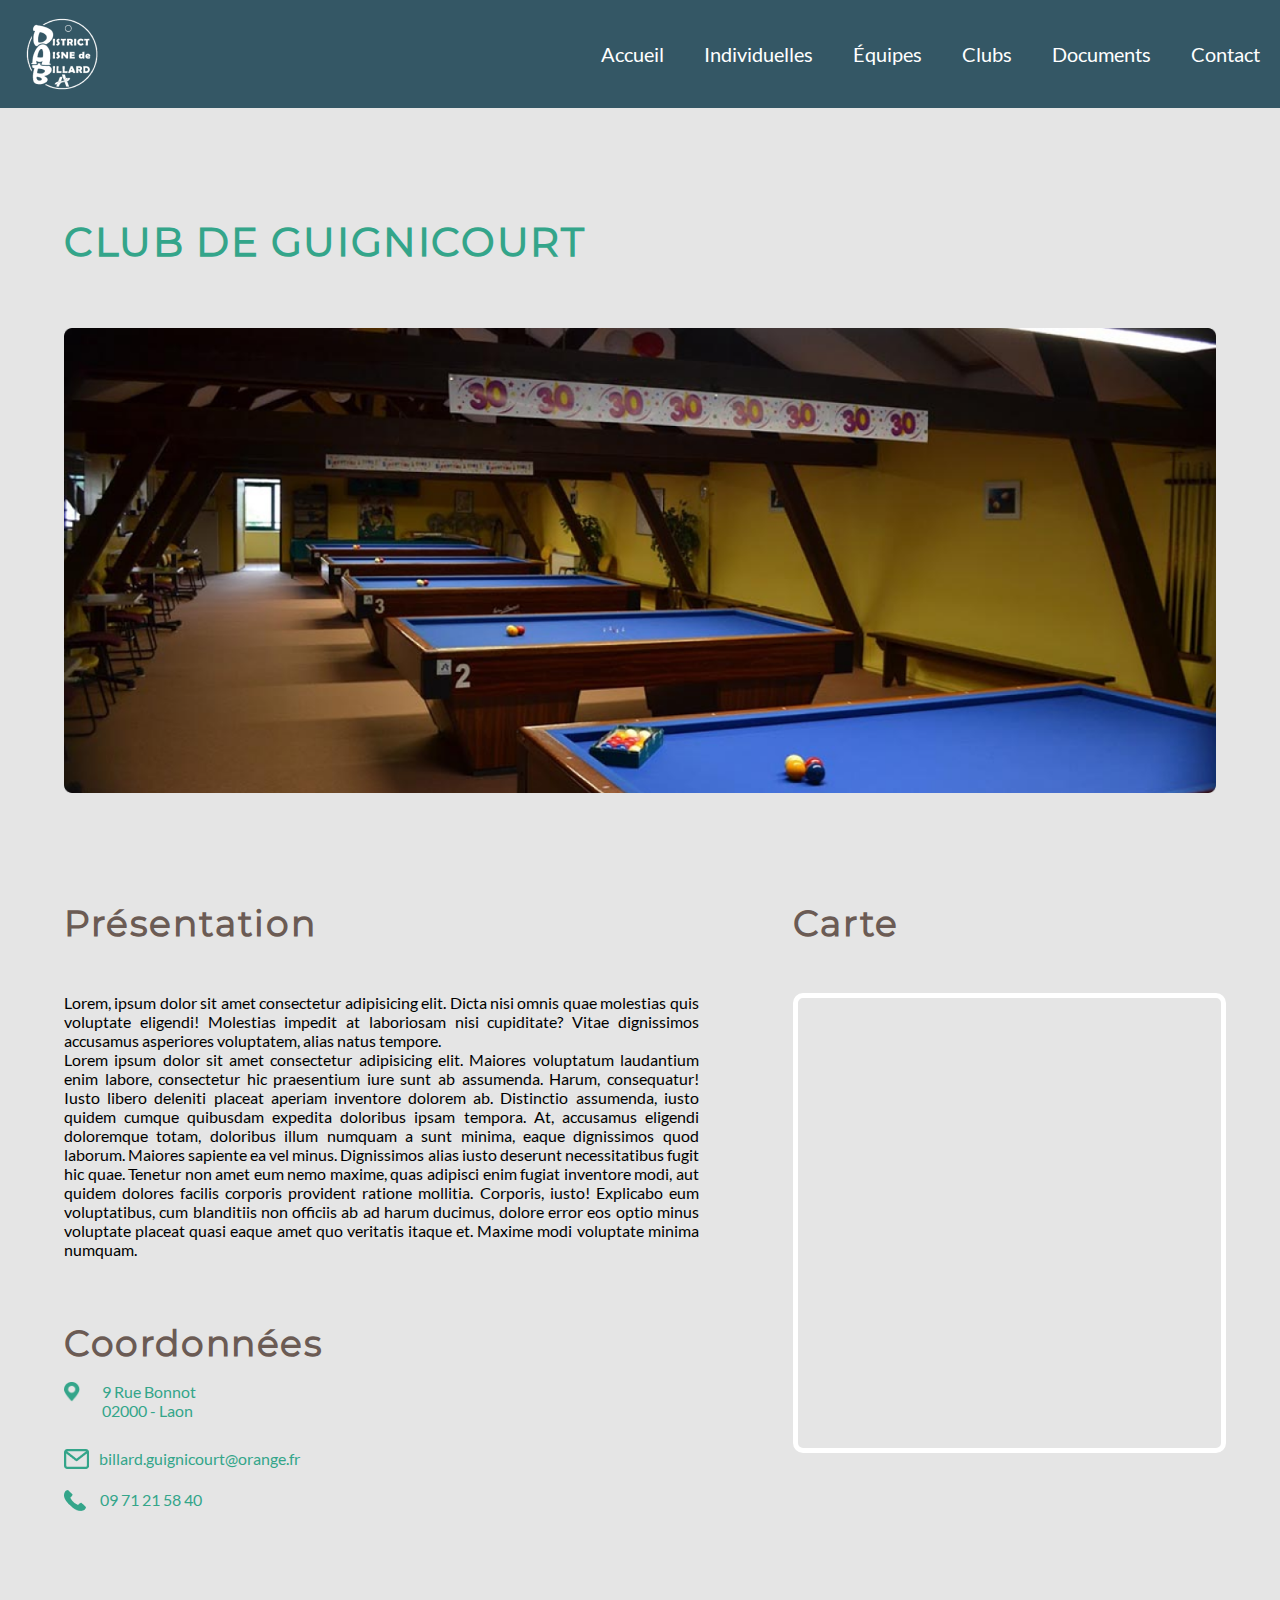
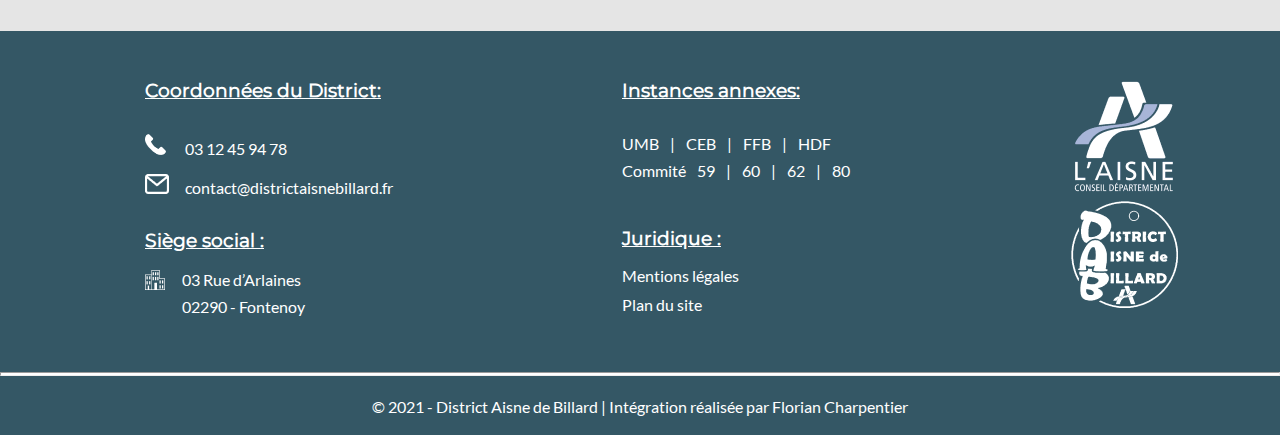
<file: Eval_CSS/index.html>
<!DOCTYPE html>
<html lang="zxx">

<head>
    <meta charset="UTF-8">
    <meta http-equiv="X-UA-Compatible" content="IE=edge">
    <meta name="viewport" content="width=device-width, initial-scale=1.0">
    <meta name="description"
        content="Bienvenue sur le site du District Aisne de Billard, vous y trouverez toutes les infos sur les matchs, les compétitions, les clubs et l'actualité autour du billard.">
    <title>District Aisne de Billard</title>
    <link rel="shortcut icon" href="./src/img/dab_1.png" type="image/png">
    <link rel="stylesheet" href="./webfiles/css/style.css">
</head>

<body>
    <!-- Début du header -->
    <header>
        <div>
            <img src="./src/img/dab_1.png" alt="Illustration représentant le logo du District Aisne de Billard">
            <nav>
                <ul>
                    <li><a href="#" title="Retourner à la page d'accueil">Accueil</a></li>
                    <li><a href="#solo" title="Ouvrir la page des individuelles">Individuelles</a></li>
                    <li><a href="#teams" title="Ouvrir la page des équipes">Équipes</a></li>
                    <li><a href="#clubs" title="Ouvrir la page des clubs">Clubs</a></li>
                    <li><a href="#docs" title="Ouvrir la page des documents">Documents</a></li>
                    <li><a href="#contact" title="Voir les moyens de contact">Contact</a></li>
                </ul>
            </nav>
            <button id="burger"></button>
        </div>
    </header>
    <!-- Fin du header -->
    <main>
        <h1>club de guignicourt</h1>
        <img src="./src/img/photo.png" alt="photo des tables de billard du Discrict Aisne de Billard">
        <div>
            <div>
                <h2>Présentation</h2>
                <p>
                    Lorem, ipsum dolor sit amet consectetur adipisicing elit. Dicta nisi omnis quae molestias quis
                    voluptate eligendi! Molestias impedit at laboriosam nisi cupiditate? Vitae dignissimos accusamus
                    asperiores voluptatem, alias natus tempore.
                </p>
                <p>
                    Lorem ipsum dolor sit amet consectetur adipisicing elit. Maiores voluptatum laudantium enim labore,
                    consectetur hic praesentium iure sunt ab assumenda. Harum, consequatur! Iusto libero deleniti
                    placeat aperiam inventore dolorem ab.
                    Distinctio assumenda, iusto quidem cumque quibusdam expedita doloribus ipsam tempora. At, accusamus
                    eligendi doloremque totam, doloribus illum numquam a sunt minima, eaque dignissimos quod laborum.
                    Maiores sapiente ea vel minus.
                    Dignissimos alias iusto deserunt necessitatibus fugit hic quae. Tenetur non amet eum nemo maxime,
                    quas adipisci enim fugiat inventore modi, aut quidem dolores facilis corporis provident ratione
                    mollitia. Corporis, iusto!
                    Explicabo eum voluptatibus, cum blanditiis non officiis ab ad harum ducimus, dolore error eos optio
                    minus voluptate placeat quasi eaque amet quo veritatis itaque et. Maxime modi voluptate minima
                    numquam.
                </p>
                <h2 id="contact">Coordonnées</h2>
                <address>
                    <div>
                        <img src="./src/img/Vector.png" alt="Icone représentant le marqueur de Google Maps" id="icon1">
                        <div>
                            <p>9&nbsp;Rue&nbsp;Bonnot</p>
                            <p>02000&nbsp;-&nbsp;Laon</p>
                        </div>
                    </div>
                    <div class="flex">
                        <img src="./src/img/Vector2.png" alt="Icone représentant une enveloppe" id="icon2">
                        <a href="mailto:billard.guignicourt@orange.fr"
                            title="Lien pour ouvrir votre messagerie et nous envoyer un email">billard.guignicourt@orange.fr</a>
                    </div>
                    <div class="flex">
                        <img src="./src/img/Vector3.png" alt="Icone représentant un téléphone" id="icon3">
                        <a href="tel:+33971215840" title="Lien pour nous appelez">09 71 21 58 40</a>
                    </div>
                </address>
            </div>
            <div id="mapContainer">
                <h2>Carte</h2>
                <iframe
                    src="https://www.google.com/maps/embed?pb=!1m18!1m12!1m3!1d2587.5153325528386!2d3.6246235514339236!3d49.56916745824871!2m3!1f0!2f0!3f0!3m2!1i1024!2i768!4f13.1!3m3!1m2!1s0x47e84b468a1589d1%3A0x6ef24b21eec9ae0c!2sBillard%20Club%20de%20Laon!5e0!3m2!1sfr!2sfr!4v1678266945405!5m2!1sfr!2sfr"
                    allowfullscreen="" loading="lazy" referrerpolicy="no-referrer-when-downgrade" id="map"></iframe>
            </div>
        </div>
    </main>
    <footer>
        <div>
            <section>
                <h3>Coordonnées du District:</h3>
                <address>
                    <div>
                        <img src="./src/img/Vector4.png" alt="Icone représentant un téléphone" id="icon4">
                        <a href="tel:+33312459478" target="_blank" title="">03 12 45 94 78</a>
                    </div>
                    <div>
                        <img src="./src/img/Vector5.png" alt="Icone représentant une enveloppe" id="icon5">
                        <a href="mailto:contact@districtaisnebillard.fr" target="_blank"
                            title="">contact@districtaisnebillard.fr</a>
                    </div>
                </address>
                <h3>Siège&nbsp;social&nbsp;:</h3>
                <address>
                    <img src="./src/img/Vector6.png" alt="Icone représentant une maison" id="icon6">
                    <div>
                        <p>03&nbsp;Rue&nbsp;d’Arlaines</p>
                        <p>02290&nbsp;-&nbsp;Fontenoy</p>
                    </div>
                </address>
            </section>
            <section>
                    <div>
                        <h3>Instances annexes:</h3>
                        <p>
                            <a href="https://www.umb-carom.org/cm.aspx?id=312" target="_blank"
                                title="Lien redirigeant vers le site de l'Union Mondiale de Billard"
                                id="firstInstance">UMB</a>&nbsp;|&nbsp;<a href="https://www.eurobillard.org/" target="_blank"
                                title="Lien redirigeant vers le site de la Confédération Européenne de Billard">CEB</a>&nbsp;|&nbsp;<a
                                href="https://www.ffbillard.com/" target="_blank"
                                title="Lien redirigeant vers le site de la Fédération Française de Billard">FFB</a>&nbsp;|&nbsp;<a
                                href="https://www.hdf-billard.fr/" target="_blank"
                                title="Lien redirigeant vers le site de la Ligue de Billard des Hauts de France">HDF</a>
                        </p>
                        <p>
                            Commité <a href="https://www.hdf-billard.fr/" target="_blank"
                                title="Lien redirigeant vers le site de la Ligue de Billard des Hauts de France">59</a>&nbsp;|&nbsp;<a
                                href="http://comite-oise-de-billard.e-monsite.com/" target="_blank"
                                title="Lien redirigeant vers le site du Comité de Billard de L'Oise">60</a>&nbsp;|&nbsp;<a
                                href="https://www.hdf-billard.fr/" target="_blank"
                                title="Lien redirigeant vers le site de la Ligue de Billard des Hauts de France">62</a>&nbsp;|&nbsp;<a
                                href="https://somme-billard.fr/" target="_blank"
                                title="Lien redirigeant vers le site du Comité de Billard de La Somme">80</a>
                        </p>
                        <h3>Juridique :</h3>
                        <div class="flexColumn">
                            <a href="./mentions_legales.html" title="Lien redirigeant vers la page de nos mentions légales"
                                class="juridique">Mentions légales</a>
                            <a href="./sitemap.html" title="Lien redirigeant vers la page du plan du site"
                                class="juridique">Plan du site</a>
                        </div>
                    </div>
                    <div class="flexColumn" id="footerLogos">
                        <img src="./src/img/aisne_1.png"
                            alt="Illustration représentant le logo du Conseil Départemental de l'Aisne">
                        <img src="./src/img/dab1_footer.png" alt="Illustration représentant le logo du District Aisne de Billard">
                    </div>
            </section>
        </div>
        <hr>
        <div>
            <p id="copyrights">
                &#169; 2021&nbsp;-&nbsp;District Aisne de Billard | Intégration réalisée par Florian Charpentier
            </p>
        </div>
    </footer>
</body>

</html>
</file>
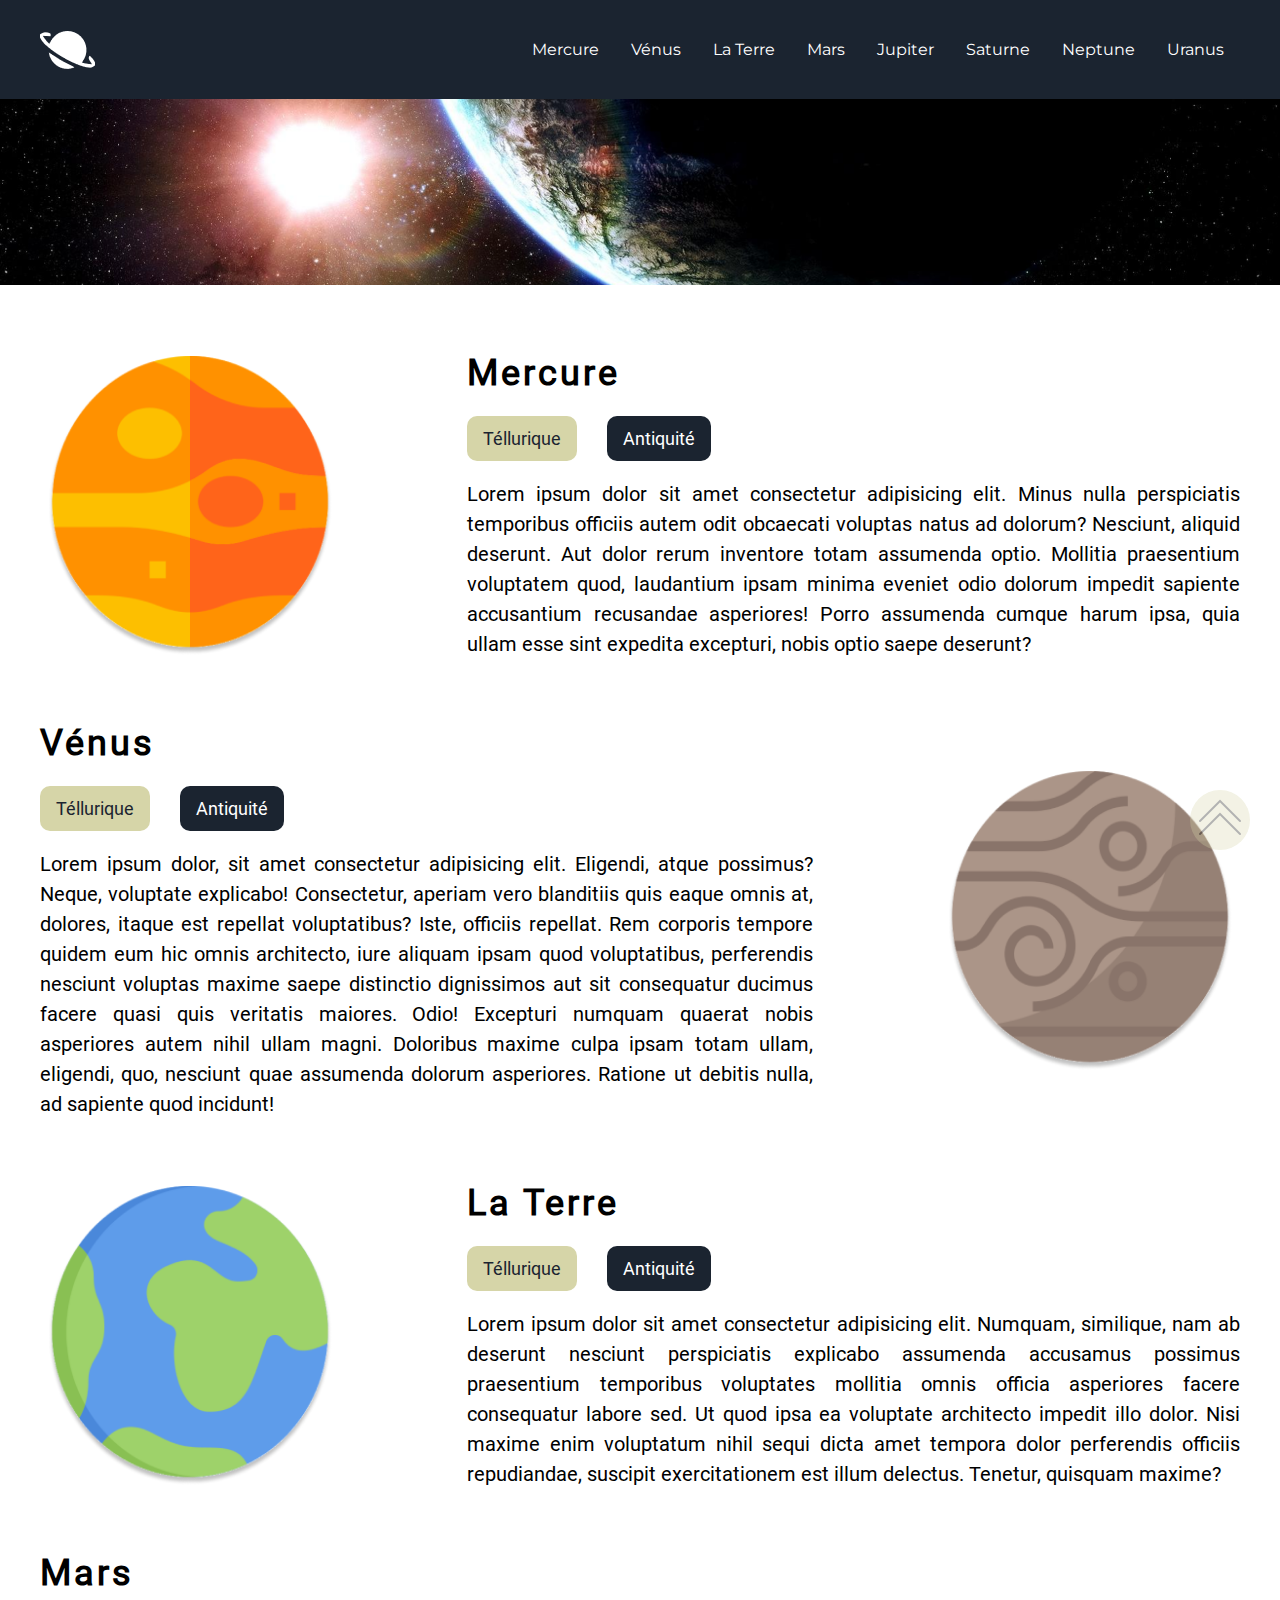
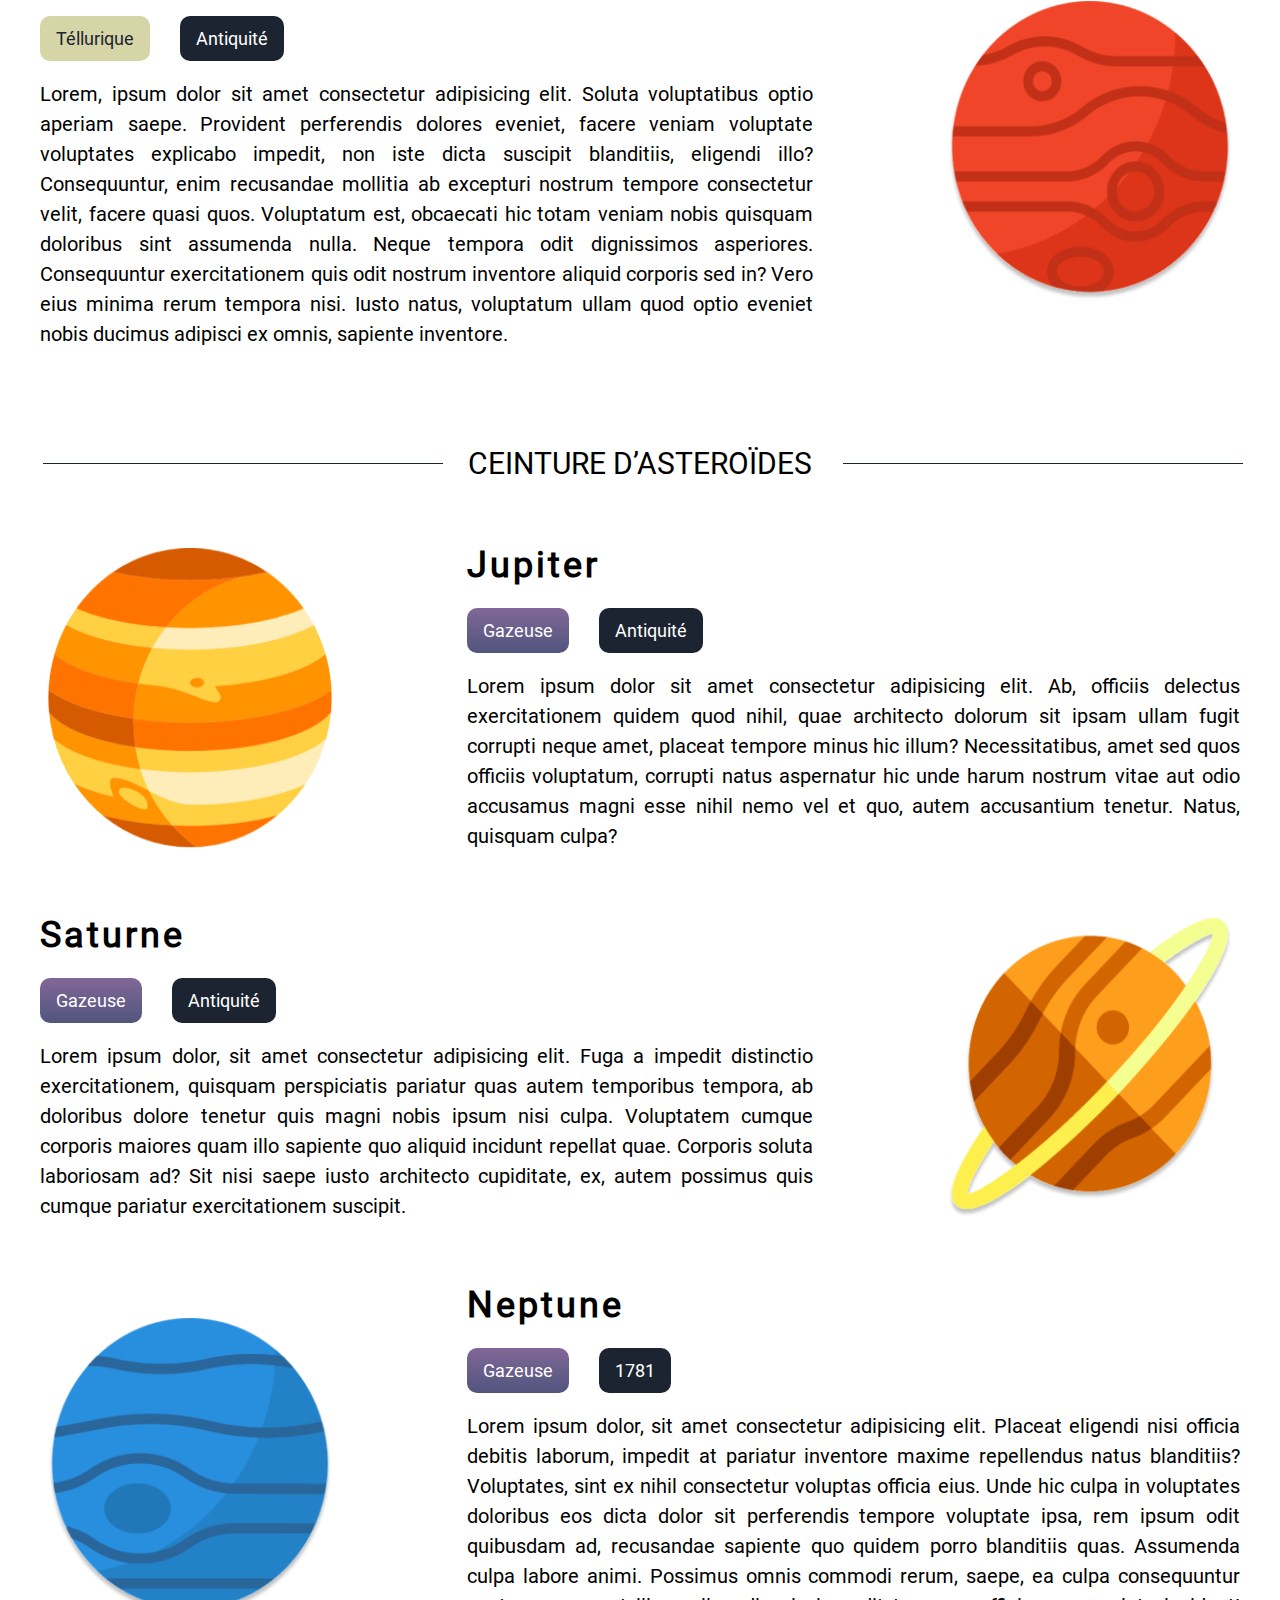
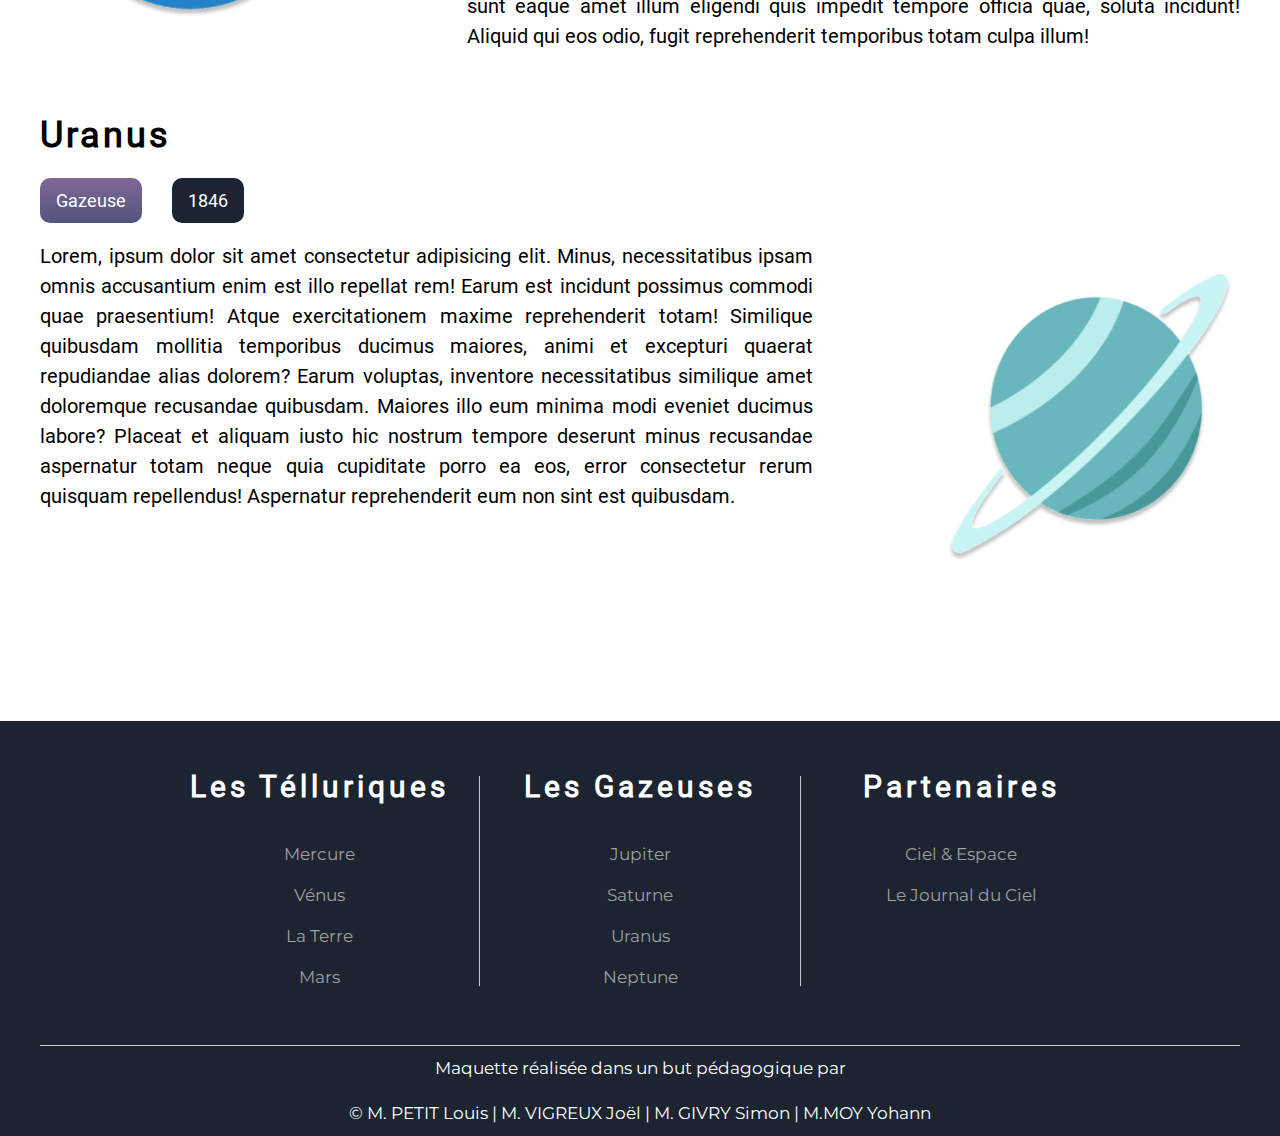
<file: les-planetes/index.html>
<!DOCTYPE html>
<html lang="zxx">

<head>
    <meta charset="UTF-8">
    <meta http-equiv="X-UA-Compatible" content="IE=edge">
    <meta name="viewport" content="width=device-width, initial-scale=1.0">
    <meta name="description"
        content="Petite description des planétes composant notre système solaire, avec leur nom, leur type, la période">
    <title>Le Système Solaire</title>
    <link rel="shortcut icon" href="./src/images/Vectorlogo.png" type="image/png">
    <link rel="stylesheet" href="./webfiles/styles/css/style.css">
</head>

<body>
    <header>
        <div>
            <!-- Logo image -->
            <img src="./src/images/Vectorlogo.png" alt="Illustration représentant une planéte entourée d'un anneau">
            <!-- Navbar start -->
            <nav>
                <ul>
                    <li><a href="#mercure" title="Aller au paragraphe sur la planéte Mercure">Mercure</a></li>
                    <li><a href="#venus" title="Aller au paragraphe sur la planéte Vénus">Vénus</a></li>
                    <li><a href="#earth" title="Aller au paragraphe sur la planéte Terre">La Terre</a></li>
                    <li><a href="#mars" title="Aller au paragraphe sur la planéte Mars">Mars</a></li>
                    <li><a href="#jupiter" title="Aller au paragraphe sur la planéte Jupiter">Jupiter</a></li>
                    <li><a href="#saturn" title="Aller au paragraphe sur la planéte Saturne">Saturne</a></li>
                    <li><a href="#neptun" title="Aller au paragraphe sur la planéte Neptune">Neptune</a></li>
                    <li><a href="#uranus" title="Aller au paragraphe sur la planéte Uranus">Uranus</a></li>
                </ul>
            </nav>
            <!-- Navbar end -->

            <!-- Hamburger Menu -->
            <button id="hmenu"></button>
            <!-- Hamburger Menu end -->
            
        </div>
        <img id="bg" src="./src/images/bg_header.png" alt="Vue de la Terre depuis l'espace">
    </header>
    <main>
        <div class="main">

            <!-- Mercure paragraphe start -->
            <div class="left">
                <img src="./src/images/mercure.png" alt="image représentant Mercure">
                <div>
                    <h2 id="mercure">Mercure</h2>
                    <div class="buttons">
                        <span class="typeT">Téllurique</span><span class="discover">Antiquité</span>
                    </div>
                    <p>Lorem ipsum dolor sit amet consectetur adipisicing elit. Minus nulla perspiciatis temporibus
                        officiis autem odit obcaecati voluptas natus ad dolorum? Nesciunt, aliquid deserunt. Aut dolor
                        rerum inventore totam assumenda optio.
                        Mollitia praesentium voluptatem quod, laudantium ipsam minima eveniet odio dolorum impedit
                        sapiente accusantium recusandae asperiores! Porro assumenda cumque harum ipsa, quia ullam esse
                        sint expedita excepturi, nobis optio saepe deserunt?</p>
                </div>
            </div>
            <!-- Mercure paragraphe end -->

            <!-- Venus paragraphe start -->
            <div class="right">
                <img src="./src/images/venus.png" alt="Image représentant Vénus">
                <div>
                    <h2 id="venus">Vénus</h2>
                    <div class="buttons">
                        <span class="typeT">Téllurique</span><span class="discover">Antiquité</span>
                    </div>
                    <p>Lorem ipsum dolor, sit amet consectetur adipisicing elit. Eligendi, atque possimus? Neque,
                        voluptate explicabo! Consectetur, aperiam vero blanditiis quis eaque omnis at, dolores, itaque
                        est repellat voluptatibus? Iste, officiis repellat.
                        Rem corporis tempore quidem eum hic omnis architecto, iure aliquam ipsam quod voluptatibus,
                        perferendis nesciunt voluptas maxime saepe distinctio dignissimos aut sit consequatur ducimus
                        facere quasi quis veritatis maiores. Odio!
                        Excepturi numquam quaerat nobis asperiores autem nihil ullam magni. Doloribus maxime culpa ipsam
                        totam ullam, eligendi, quo, nesciunt quae assumenda dolorum asperiores. Ratione ut debitis
                        nulla, ad sapiente quod incidunt!</p>
                </div>
            </div>
            <!-- Venus paragraphe end -->

            <!-- Earth paragraphe start -->
            <div class="left">
                <img src="./src/images/earth.png" alt="Image représentant La Terre">
                <div>
                    <h2 id="earth">La Terre</h2>
                    <div class="buttons">
                        <span class="typeT">Téllurique</span><span class="discover">Antiquité</span>
                    </div>
                    <p>Lorem ipsum dolor sit amet consectetur adipisicing elit. Numquam, similique, nam ab deserunt
                        nesciunt perspiciatis explicabo assumenda accusamus possimus praesentium temporibus voluptates
                        mollitia omnis officia asperiores facere consequatur labore sed.
                        Ut quod ipsa ea voluptate architecto impedit illo dolor. Nisi maxime enim voluptatum nihil sequi
                        dicta amet tempora dolor perferendis officiis repudiandae, suscipit exercitationem est illum
                        delectus. Tenetur, quisquam maxime?</p>
                </div>
            </div>
            <!-- Earth paragraphe end -->

            <!-- Mars paragraphe start -->
            <div class="right">
                <img src="./src/images/mars.png" alt="Image représentant Mars">
                <div>
                    <h2 id="mars">Mars</h2>
                    <div class="buttons">
                        <span class="typeT">Téllurique</span><span class="discover">Antiquité</span>
                    </div>
                    <p>Lorem, ipsum dolor sit amet consectetur adipisicing elit. Soluta voluptatibus optio aperiam
                        saepe. Provident perferendis dolores eveniet, facere veniam voluptate voluptates explicabo
                        impedit, non iste dicta suscipit blanditiis, eligendi illo?
                        Consequuntur, enim recusandae mollitia ab excepturi nostrum tempore consectetur velit, facere
                        quasi quos. Voluptatum est, obcaecati hic totam veniam nobis quisquam doloribus sint assumenda
                        nulla. Neque tempora odit dignissimos asperiores.
                        Consequuntur exercitationem quis odit nostrum inventore aliquid corporis sed in? Vero eius
                        minima rerum tempora nisi. Iusto natus, voluptatum ullam quod optio eveniet nobis ducimus
                        adipisci ex omnis, sapiente inventore.</p>
                </div>
            </div>
            <!-- Mars paragraphe end -->

            <h3>CEINTURE D’ASTEROÏDES</h3>

            <!-- Jupiter paragraphe start -->
            <div class="left">
                <img src="./src/images/jupiter.png" alt="Image représentant Jupiter">
                <div>
                    <h2 id="jupiter">Jupiter</h2>
                    <div class="buttons">
                        <span class="typeG">Gazeuse</span><span class="discover">Antiquité</span>
                    </div>
                    <p>Lorem ipsum dolor sit amet consectetur adipisicing elit. Ab, officiis delectus exercitationem
                        quidem quod nihil, quae architecto dolorum sit ipsam ullam fugit corrupti neque amet, placeat
                        tempore minus hic illum?
                        Necessitatibus, amet sed quos officiis voluptatum, corrupti natus aspernatur hic unde harum
                        nostrum vitae aut odio accusamus magni esse nihil nemo vel et quo, autem accusantium tenetur.
                        Natus, quisquam culpa?</p>
                </div>
            </div>
            <!-- Jupiter paragraphe end -->

            <!-- Saturn paragraphe start -->
            <div class="right">
                <img src="./src/images/saturn.png" alt="Image représentant Saturne">
                <div>
                    <h2 id="saturn">Saturne</h2>
                    <div class="buttons">
                        <span class="typeG">Gazeuse</span><span class="discover">Antiquité</span>
                    </div>
                    <p>Lorem ipsum dolor, sit amet consectetur adipisicing elit. Fuga a impedit distinctio
                        exercitationem, quisquam perspiciatis pariatur quas autem temporibus tempora, ab doloribus
                        dolore tenetur quis magni nobis ipsum nisi culpa.
                        Voluptatem cumque corporis maiores quam illo sapiente quo aliquid incidunt repellat quae.
                        Corporis soluta laboriosam ad? Sit nisi saepe iusto architecto cupiditate, ex, autem possimus
                        quis cumque pariatur exercitationem suscipit.</p>
                </div>
            </div>
            <!-- Saturn paragraphe end -->

            <!-- Neptun paragraphe start -->
            <div class="left">
                <img src="./src/images/neptun.png" alt="Image représentant Neptune">
                <div>
                    <h2 id="neptun">Neptune</h2>
                    <div class="buttons">
                        <span class="typeG">Gazeuse</span><span class="discover">1781</span>
                    </div>
                    <p>Lorem ipsum dolor, sit amet consectetur adipisicing elit. Placeat eligendi nisi officia debitis
                        laborum, impedit at pariatur inventore maxime repellendus natus blanditiis? Voluptates, sint ex
                        nihil consectetur voluptas officia eius.
                        Unde hic culpa in voluptates doloribus eos dicta dolor sit perferendis tempore voluptate ipsa,
                        rem ipsum odit quibusdam ad, recusandae sapiente quo quidem porro blanditiis quas. Assumenda
                        culpa labore animi.
                        Possimus omnis commodi rerum, saepe, ea culpa consequuntur sunt eaque amet illum eligendi quis
                        impedit tempore officia quae, soluta incidunt! Aliquid qui eos odio, fugit reprehenderit
                        temporibus totam culpa illum!</p>
                </div>
            </div>
            <!-- Neptun paragraphe end -->

            <!-- Uranus paragraphe start -->
            <div class="right">
                <img src="./src/images/uranus.png" alt="Image représentant Uranus">
                <div>
                    <h2 id="uranus">Uranus</h2>
                    <div class="buttons">
                        <span class="typeG">Gazeuse</span><span class="discover">1846</span>
                    </div>
                    <p id="lastParagraphe">Lorem, ipsum dolor sit amet consectetur adipisicing elit. Minus,
                        necessitatibus ipsam omnis accusantium enim est illo repellat rem! Earum est incidunt possimus
                        commodi quae praesentium! Atque exercitationem maxime reprehenderit totam!
                        Similique quibusdam mollitia temporibus ducimus maiores, animi et excepturi quaerat repudiandae
                        alias dolorem? Earum voluptas, inventore necessitatibus similique amet doloremque recusandae
                        quibusdam. Maiores illo eum minima modi eveniet ducimus labore?
                        Placeat et aliquam iusto hic nostrum tempore deserunt minus recusandae aspernatur totam neque
                        quia cupiditate porro ea eos, error consectetur rerum quisquam repellendus! Aspernatur
                        reprehenderit eum non sint est quibusdam.</p>
                </div>
            </div>
            <!-- Uranus paragraphe end -->
        </div>
    </main>
    <footer>
        <div id="fullFooter">
            <div id="fleft">
                <!-- Bottom Navigation start -->
                <div>
                    <h4>Les Télluriques</h4>
                    <ul>
                        <li><a href="#mercure" title="Aller au paragraphe sur la planéte Mercure">Mercure</a></li>
                        <li><a href="#venus" title="Aller au paragraphe sur la planéte Vénus">Vénus</a></li>
                        <li><a href="#earth" title="Aller au paragraphe sur la planéte Terre">La Terre</a></li>
                        <li><a href="#mars" title="Aller au paragraphe sur la planéte Mars">Mars</a></li>
                    </ul>
                </div>
                <span class="vLine"></span>
                <div>
                    <h4>Les Gazeuses</h4>
                    <ul>
                        <li><a href="#jupiter" title="Aller au paragraphe sur la planéte Jupiter">Jupiter</a></li>
                        <li><a href="#saturn" title="Aller au paragraphe sur la planéte Saturne">Saturne</a></li>
                        <li><a href="#uranus" title="Aller au paragraphe sur la planéte Uranus">Uranus</a></li>
                        <li><a href="#neptun" title="Aller au paragraphe sur la planéte Neptune">Neptune</a></li>
                    </ul>
                </div>
                <span class="vLine"></span>
                <div>
                    <h4>Partenaires</h4>
                    <ul>
                        <li><a href="https://www.cieletespace.fr" target="_blank"
                                title="Lien vers le site CielEtEspace.fr">Ciel &
                                Espace</a></li>
                        <li><a href="https://data.bnf.fr/fr/34428169/journal_du_ciel/" target="_blank" title="indique les
                                référence pour le livre du Journal du Ciel">Le
                                Journal du Ciel</a></li>
                    </ul>
                </div>
            </div>
            <!-- Bottom Navigation end -->
            <div class="bFooter">
                <span class="hLine"></span>
                <p>
                    Maquette réalisée dans un but pédagogique par
                </p>
                <p>
                    &#169; M. PETIT Louis | M. VIGREUX Joël | M. GIVRY Simon | M.MOY Yohann
                </p>
            </div>
        </div>
    </footer>
    <div id="scroll_to_top">
        <a href="#"><img src="./src/images/icons8-double-up-50.png" alt="Retourner en haut"></a>
    </div>
</body>

</html>
</file>
<file: Eval_CSS/webfiles/css/style.css>
@import url(./header.css);
@import url(./main.css);
@import url(./footer.css);

@font-face {
    font-family: "Lato-Regular";
    src: url(../../src/fonts/Lato-Regular.ttf);
}
@font-face {
    font-family: "Montserrat-Regular";
    src: url(../../src/fonts/Montserrat-Regular.ttf);
}

* {
    margin: 0;
    padding: 0;
}
html {
    scroll-behavior: smooth;
  }
body {
    box-sizing: border-box;
    font-size: 16px;
    font-family: "Lato-Regular", Verdana, Tahoma, sans-serif;
    background: #E5E5E5;
}
</file>
<file: les-planetes/webfiles/styles/css/style.css>
@charset "UTF-8";
/* 
    TABLE DES CONTENUS : 
    1 - Import des typos
    2 - header
    3 - main
*/
/* CSS Général */
@font-face {
  font-family: "Roboto-Regular";
  src: url(../../../src/fonts/Roboto-Regular.ttf);
}
@font-face {
  font-family: "Montserrat-Regular";
  src: url(../../../src/fonts/Montserrat-Regular.ttf);
}
/* Header */
@keyframes animLink {
  50% {
    transform: scaleX(0.2);
  }
  100% {
    transform: scaleX(1);
  }
}
/* Main */
/* Footer */
@keyframes animStT {
  0% {
    transform: translateY(0);
  }
  100% {
    transform: translateY(-20px);
  }
}
/* Responsive */
* {
  margin: 0;
  padding: 0;
}

html {
  scroll-behavior: smooth;
}

body {
  position: relative;
  font-family: "Roboto-Regular";
  font-size: 16px;
}

header div {
  background: #1B2430;
  display: flex;
  justify-content: space-between;
  align-items: center;
  max-width: 1200px;
  width: 100%;
  margin: 0;
  padding: 0 2000px;
  position: fixed;
  top: 0;
  left: 50%;
  transform: translateX(-50%);
  z-index: 100;
}
header nav img {
  width: 55px;
  height: 50px;
  margin-left: 2rem;
}
header nav ul {
  list-style: none;
  display: flex;
}
header nav a {
  position: relative;
  display: block;
  text-decoration: none;
  color: #ffffff;
  font-family: "Montserrat-Regular";
  padding: 2.5rem 1rem;
}
header nav a:hover {
  transform: scale(1.04);
  color: rgb(217, 217, 217);
}
header nav a:hover::after {
  content: "";
  position: absolute;
  width: 80%;
  background: #ffffff;
  height: 1px;
  bottom: 30px;
  left: 10px;
  transform-origin: left;
  animation: animLink 1.4s infinite ease-in-out;
}

#bg {
  width: 100%;
}

#hmenu {
  display: none;
}

main div {
  display: flex;
  flex-direction: column;
  margin: 0 auto;
}

.left {
  flex-direction: row;
  align-items: center;
  width: 100%;
  max-width: 1200px;
  margin-top: 4rem;
  flex-direction: row;
}
.left img {
  width: 300px;
  height: 300px;
}
.left h2 {
  margin-left: 0;
  font-weight: 700;
  font-size: 2.25rem;
  line-height: 41px;
  letter-spacing: 3px;
}
.left p {
  font-weight: 400;
  font-size: 1.25rem;
  text-align: justify;
  line-height: 30px;
}
.left > div {
  margin-left: 7.938rem;
}

.right {
  flex-direction: row;
  align-items: center;
  width: 100%;
  max-width: 1200px;
  margin-top: 4rem;
  flex-direction: row-reverse;
}
.right img {
  width: 300px;
  height: 300px;
}
.right h2 {
  margin-left: 0;
  font-weight: 700;
  font-size: 2.25rem;
  line-height: 41px;
  letter-spacing: 3px;
}
.right p {
  font-weight: 400;
  font-size: 1.25rem;
  text-align: justify;
  line-height: 30px;
}
.right > div {
  margin-right: 7.938rem;
}

.buttons {
  display: flex;
  flex-direction: row;
  margin-top: 1.375rem;
  margin-bottom: 1.125rem;
  font-weight: 500;
  font-size: 1.125rem;
  margin-left: 0;
}

h2 {
  margin-left: 0;
}

.typeT {
  padding: 0.75rem 1rem;
  border-radius: 10px;
  background-color: #D6D5A8;
  color: #1B2430;
  margin-right: 1.875rem;
}

.discover {
  padding: 0.75rem 1rem;
  border-radius: 10px;
  background-color: #1B2430;
  color: #ffffff;
}

.typeG {
  padding: 0.75rem 1rem;
  border-radius: 10px;
  background: linear-gradient(#816797, #51557E);
  color: #ffffff;
  margin-right: 1.875rem;
}

h3:first-of-type {
  position: relative;
  margin-top: 6.063rem;
  margin-left: auto;
  margin-right: auto;
  font-weight: 500;
  font-size: 1.875rem;
  text-align: justify;
  line-height: 35px;
}
h3:before {
  content: "";
  position: absolute;
  top: 50%;
  left: -26.563rem;
  height: 1px;
  width: 25rem;
  background-color: #1B2430;
}
h3:after {
  content: "";
  position: absolute;
  top: 50%;
  left: 23.437rem;
  height: 1px;
  width: 25rem;
  background-color: #1B2430;
}

#lastParagraphe {
  margin-bottom: 13.125rem;
}

footer {
  display: flex;
  flex-direction: column;
  background-color: #1B2430;
}
footer ul {
  list-style: none;
}

#fullFooter {
  max-width: 1200px;
  width: 100%;
  margin: 0 auto;
}

#fleft {
  display: flex;
  justify-content: center;
  flex-wrap: wrap;
}
#fleft div {
  display: flex;
  flex-direction: column;
  align-items: center;
}
#fleft div h4 {
  color: #ffffff;
  font-weight: 700;
  font-size: 1.875rem;
  line-height: 40px;
  letter-spacing: 4px;
  text-align: center;
  margin-top: 2.875rem;
  margin-bottom: 1.688rem;
  width: 320px;
}
#fleft li a {
  display: block;
  color: #9F9F9F;
  text-decoration: none;
  font-family: "Montserrat-Regular";
  font-weight: 500;
  font-size: 1.063rem;
  line-height: 23px;
  text-align: center;
  padding: 0.563rem 0;
}
#fleft li a:hover {
  scale: 1.1;
  color: #cdcdcd;
}

.vLine {
  content: "";
  width: 1px;
  height: 210px;
  background-color: #C4C4C4;
  margin-top: 3.438rem;
}

.bFooter {
  display: flex;
  flex-direction: column;
  align-items: center;
}
.bFooter p {
  color: #ffffff;
  font-family: "Montserrat-Regular";
  font-weight: 500;
  font-size: 1.063rem;
  line-height: 17px;
  line-height: 23px;
  text-align: center;
  margin: 0.688rem auto;
}

.hLine {
  content: "";
  width: 100%;
  height: 1px;
  background-color: #d2d2d2;
  margin-top: 2.938rem;
}

#scroll_to_top {
  position: fixed;
  width: 60px;
  height: 60px;
  bottom: 50px;
  right: 30px;
  background: #D6D5A8;
  border-radius: 50%;
  opacity: 0.3;
}
#scroll_to_top:hover {
  opacity: 1;
  animation: animStT 0.5s infinite alternate;
}
#scroll_to_top img {
  width: 50px;
  height: 50px;
  transform: translateX(5px) translatey(3px);
}

@media screen and (max-width: 1220px) {
  header div img {
    margin-left: 2rem;
  }
  .left {
    flex-direction: column;
    width: 90%;
  }
  .left > div {
    margin: 0.625rem auto;
  }
  .left p {
    font-size: 1rem;
  }
  .right {
    flex-direction: column;
    width: 90%;
  }
  .right > div {
    margin: 0.625rem auto;
  }
  .right p {
    font-size: 1rem;
  }
  h3:before {
    left: -14.063rem;
    width: 12.5rem;
  }
  h3:after {
    left: 23.437rem;
    width: 12.5rem;
  }
}
@media screen and (max-width: 970px) {
  .vLine:last-of-type {
    display: none;
  }
  #lastParagraphe {
    margin-bottom: 8rem;
  }
}
@media screen and (max-width: 820px) {
  header div img {
    margin: 1.9rem 2rem;
  }
  header nav {
    display: none;
  }
  #bg {
    height: 200px;
    object-fit: cover;
  }
  #hmenu {
    display: block;
    width: 20px;
    height: 20px;
    margin: 10px 40px;
    background-color: transparent;
    border: none;
    border-top: 2px solid #C4C4C4;
    border-bottom: 2px solid #C4C4C4;
    position: relative;
  }
  #hmenu:after {
    position: absolute;
    top: 50%;
    transform: translateX(-50%) translateY(-50%);
    content: "";
    height: 1.5px;
    width: 20px;
    background: #C4C4C4;
  }
  h3:before {
    display: none;
  }
  h3:after {
    display: none;
  }
}
@media screen and (max-width: 656px) {
  .left {
    max-width: 100%;
    padding: 0 15px;
    margin-top: 2rem;
  }
  .left img {
    width: 200px;
    height: 200px;
  }
  .left p {
    font-weight: 200;
    font-size: 1rem;
    line-height: 15px;
  }
  .right {
    max-width: 100%;
    padding: 0 15px;
    margin-top: 2rem;
  }
  .right img {
    width: 200px;
    height: 200px;
  }
  .right p {
    font-weight: 200;
    font-size: 1rem;
    line-height: 15px;
  }
  .typeG {
    margin-right: 0.8rem;
  }
  .typeT {
    margin-right: 0.8rem;
  }
  h3:first-of-type {
    font-size: 1.5rem;
    margin-top: 2rem;
  }
  #fleft div h4 {
    margin-top: 1rem;
    margin-bottom: 1rem;
  }
  #fleft div:first-of-type h4:first-of-type {
    margin-top: 2rem;
  }
  footer span {
    display: none;
  }
  .bFooter p:first-of-type {
    margin-top: 1.7rem;
  }
}
@media screen and (max-width: 360px) {
  h3:first-of-type {
    font-size: 1.2rem;
  }
  #lastParagraphe {
    margin-bottom: 6rem;
  }
}

/*# sourceMappingURL=style.css.map */
</file>
